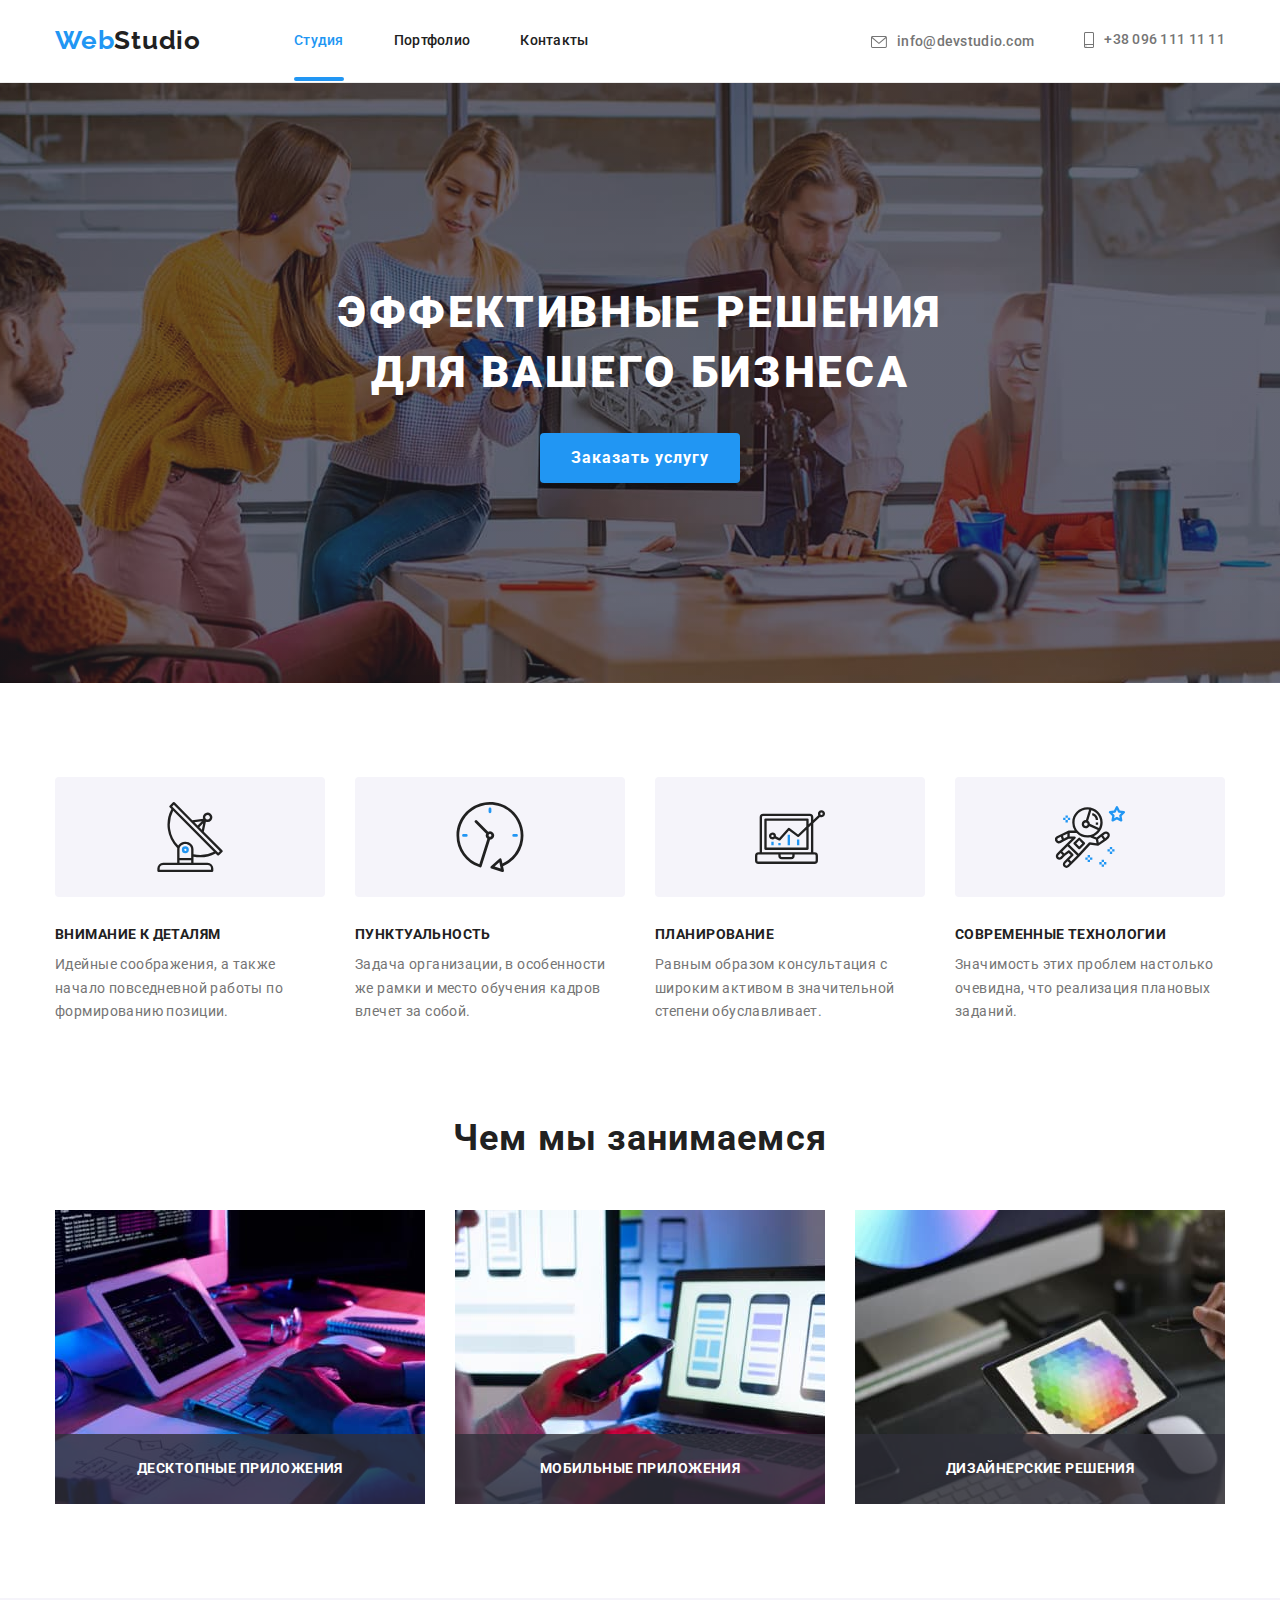
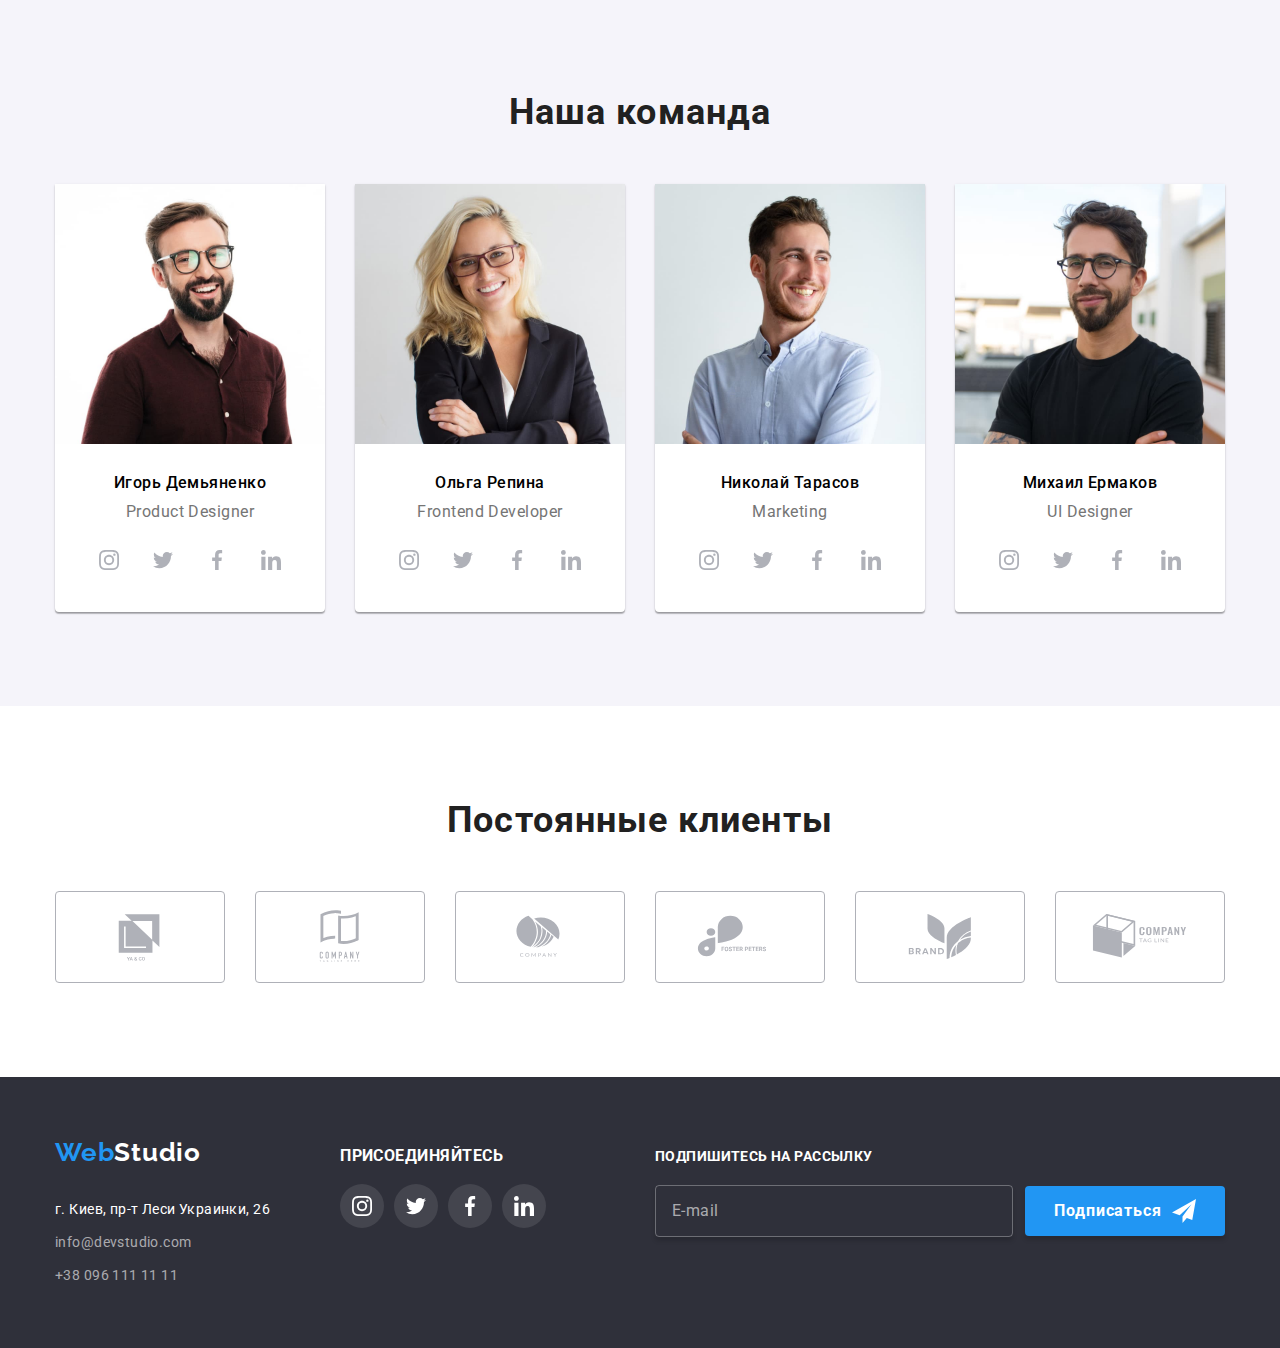
<file: index.html>
<!DOCTYPE html>
<html lang="ru">
  <head>
    <meta charset="UTF-8" />
    <meta http-equiv="X-UA-Compatible" content="IE=edge" />
    <meta name="viewport" content="width=device-width, initial-scale=1.0" />
    <title>WebStudio</title>

    <link rel="preconnect" href="https://fonts.googleapis.com" />
    <link rel="preconnect" href="https://fonts.gstatic.com" crossorigin />
    <link
      href="https://fonts.googleapis.com/css2?family=Raleway:wght@700&family=Roboto:wght@400;500;700;900&display=swap"
      rel="stylesheet"
    />

    <link
      rel="stylesheet"
      href="https://cdnjs.cloudflare.com/ajax/libs/modern-normalize/1.1.0/modern-normalize.min.css"
    />

    <link rel="stylesheet" href="./css/styles.css" />
  </head>

  <body>
    <!-- Секция Верхняя линия -->
    <header>
      <div class="header contаiner">
        <a class="logo" href="./index.html"
          ><span class="logo-web">Web</span>Studio</a
        >

        <nav>
          <ul class="nav-list">
            <li class="nav-item current-page">
              <a class="nav-link" href="./index.html">Студия</a>
            </li>
            <li class="nav-item">
              <a class="nav-link" href="./portfolio.html">Портфолио</a>
            </li>
            <li class="nav-item">
              <a class="nav-link" href="#">Контакты</a>
            </li>
          </ul>
        </nav>

        <ul class="contact-list">
          <li class="contact-item">
            <a href="mailto:info@devstudio.com">
              <svg class="icon envelope">
                <use href="./images/icons.svg#icon-envelope"></use>
              </svg>
              info@devstudio.com
            </a>
          </li>
          <li class="contact-item">
            <a href="tel:+380961111111">
              <svg class="icon smartphone">
                <use href="./images/icons.svg#icon-smartphone"></use>
              </svg>
              +38 096 111 11 11
            </a>
          </li>
        </ul>
      </div>
    </header>
    <main>
      <!-- Секция Шапка -->
      <section class="section hero">
        <div class="contаiner">
          <h1 class="hero-title">
            Эффективные решения<br />для вашего бизнеса
          </h1>
          <button class="bt" type="button" data-modal-open>
            Заказать услугу
          </button>
        </div>
      </section>
      <!-- Секция Особенности -->
      <section class="section feature">
        <div class="contаiner">
          <h2 class="visually-hidden">Особенности</h2>
          <ul class="feature-list">
            <li class="feature-item">
              <div class="item-box">
                <svg class="icon antenna">
                  <use href="./images/icons.svg#icon-antenna"></use>
                </svg>
              </div>
              <h3>Внимание к деталям</h3>
              <p>
                Идейные соображения, а также начало повседневной работы по
                формированию позиции.
              </p>
            </li>
            <li class="feature-item">
              <div class="item-box">
                <svg class="icon clock">
                  <use href="./images/icons.svg#icon-clock"></use>
                </svg>
              </div>
              <h3>Пунктуальность</h3>
              <p>
                Задача организации, в особенности же рамки и место обучения
                кадров влечет за собой.
              </p>
            </li>
            <li class="feature-item">
              <div class="item-box">
                <svg class="icon diagram">
                  <use href="./images/icons.svg#icon-diagram"></use>
                </svg>
              </div>
              <h3>Планирование</h3>
              <p>
                Равным образом консультация с широким активом в значительной
                степени обуславливает.
              </p>
            </li>
            <li class="feature-item">
              <div class="item-box">
                <svg class="icon astronaut">
                  <use href="./images/icons.svg#icon-astronaut"></use>
                </svg>
              </div>
              <h3>Современные технологии</h3>
              <p>
                Значимость этих проблем настолько очевидна, что реализация
                плановых заданий.
              </p>
            </li>
          </ul>
        </div>
      </section>
      <!-- Секция Чем мы занимаемся -->
      <section class="section doing">
        <div class="contаiner">
          <h2 class="titles-sections">Чем мы занимаемся</h2>
          <ul class="doing-list">
            <li class="doing-item">
              <img
                src="./images/html.jpg"
                alt="Верстка сайтов"
                width="370"
                height="294"
              />
              <div class="label">
                <p class="label-text">Десктопные приложения</p>
              </div>
            </li>
            <li class="doing-item">
              <img
                src="./images/adaptive.jpg"
                alt="Адаптивная верстка сайтов"
                width="370"
                height="294"
              />
              <div class="label">
                <p class="label-text">Мобильные приложения</p>
              </div>
            </li>
            <li class="doing-item">
              <img
                src="./images/design.jpg"
                alt="Дизайн сайтов"
                width="370"
                height="294"
              />
              <div class="label">
                <p class="label-text">Дизайнерские решения</p>
              </div>
            </li>
          </ul>
        </div>
      </section>
      <!-- Секция Наша команда -->
      <section class="section team">
        <div class="contаiner">
          <h2 class="titles-sections">Наша команда</h2>
          <ul class="team-list">
            <li class="team-item">
              <img
                class="cardfoto"
                src="./images/igor_dem.jpg"
                alt="Игорь Демьяненко"
                width="270"
                height="260"
              />
              <div class="clarification">
                <h3 class="names">Игорь Демьяненко</h3>
                <p class="profession">Product Designer</p>
                <ul class="social-list">
                  <li class="social-item">
                    <a class="social-link" href="#">
                      <svg class="icon">
                        <use href="./images/icons.svg#icon-instagram"></use>
                      </svg>
                    </a>
                  </li>
                  <li class="social-item">
                    <a class="social-link" href="#">
                      <svg class="icon">
                        <use href="./images/icons.svg#icon-twitter"></use>
                      </svg>
                    </a>
                  </li>
                  <li class="social-item">
                    <a class="social-link" href="#">
                      <svg class="icon">
                        <use href="./images/icons.svg#icon-facebook"></use>
                      </svg>
                    </a>
                  </li>
                  <li class="social-item">
                    <a class="social-link" href="#">
                      <svg class="icon">
                        <use href="./images/icons.svg#icon-linkedin"></use>
                      </svg>
                    </a>
                  </li>
                </ul>
              </div>
            </li>
            <li class="team-item">
              <img
                class="cardfoto"
                src="./images/olga_rep.jpg"
                alt="Ольга Репина"
                width="270"
                height="260"
              />

              <div class="clarification">
                <h3 class="names">Ольга Репина</h3>
                <p class="profession">Frontend Developer</p>
                <ul class="social-list">
                  <li class="social-item">
                    <a class="social-link" href="#">
                      <svg class="icon">
                        <use href="./images/icons.svg#icon-instagram"></use>
                      </svg>
                    </a>
                  </li>
                  <li class="social-item">
                    <a class="social-link" href="#">
                      <svg class="icon">
                        <use href="./images/icons.svg#icon-twitter"></use>
                      </svg>
                    </a>
                  </li>
                  <li class="social-item">
                    <a class="social-link" href="#">
                      <svg class="icon">
                        <use href="./images/icons.svg#icon-facebook"></use>
                      </svg>
                    </a>
                  </li>
                  <li class="social-item">
                    <a class="social-link" href="#">
                      <svg class="icon">
                        <use href="./images/icons.svg#icon-linkedin"></use>
                      </svg>
                    </a>
                  </li>
                </ul>
              </div>
            </li>
            <li class="team-item">
              <img
                class="cardfoto"
                src="./images/nikolai_tar.jpg"
                alt="Николай Тарасов"
                width="270"
                height="260"
              />
              <div class="clarification">
                <h3 class="names">Николай Тарасов</h3>
                <p class="profession">Marketing</p>
                <ul class="social-list">
                  <li class="social-item">
                    <a class="social-link" href="#">
                      <svg class="icon">
                        <use href="./images/icons.svg#icon-instagram"></use>
                      </svg>
                    </a>
                  </li>
                  <li class="social-item">
                    <a class="social-link" href="#">
                      <svg class="icon">
                        <use href="./images/icons.svg#icon-twitter"></use>
                      </svg>
                    </a>
                  </li>
                  <li class="social-item">
                    <a class="social-link" href="#">
                      <svg class="icon">
                        <use href="./images/icons.svg#icon-facebook"></use>
                      </svg>
                    </a>
                  </li>
                  <li class="social-item">
                    <a class="social-link" href="#">
                      <svg class="icon">
                        <use href="./images/icons.svg#icon-linkedin"></use>
                      </svg>
                    </a>
                  </li>
                </ul>
              </div>
            </li>
            <li class="team-item">
              <img
                class="cardfoto"
                src="./images/mihail_erm.jpg"
                alt="Михаил Ермаков"
                width="270"
                height="260"
              />
              <div class="clarification">
                <h3 class="names">Михаил Ермаков</h3>
                <p class="profession">UI Designer</p>
                <ul class="social-list">
                  <li class="social-item">
                    <a class="social-link" href="#">
                      <svg class="icon">
                        <use href="./images/icons.svg#icon-instagram"></use>
                      </svg>
                    </a>
                  </li>
                  <li class="social-item">
                    <a class="social-link" href="#">
                      <svg class="icon">
                        <use href="./images/icons.svg#icon-twitter"></use>
                      </svg>
                    </a>
                  </li>
                  <li class="social-item">
                    <a class="social-link" href="#">
                      <svg class="icon">
                        <use href="./images/icons.svg#icon-facebook"></use>
                      </svg>
                    </a>
                  </li>
                  <li class="social-item">
                    <a class="social-link" href="#">
                      <svg class="icon">
                        <use href="./images/icons.svg#icon-linkedin"></use>
                      </svg>
                    </a>
                  </li>
                </ul>
              </div>
            </li>
          </ul>
        </div>
      </section>
      <!-- Секция Наши партнеры -->
      <section class="section partners">
        <div class="contаiner">
          <h2 class="titles-sections">Постоянные клиенты</h2>
          <ul class="partners-list">
            <li class="partners-item">
              <a class="partners-link" href="#">
                <svg class="icon">
                  <use href="./images/icons.svg#icon-logo"></use>
                </svg>
              </a>
            </li>
            <li class="partners-item">
              <a class="partners-link" href="#">
                <svg class="icon">
                  <use href="./images/icons.svg#icon-logo2"></use>
                </svg>
              </a>
            </li>
            <li class="partners-item">
              <a class="partners-link" href="#">
                <svg class="icon">
                  <use href="./images/icons.svg#icon-logo3"></use>
                </svg>
              </a>
            </li>
            <li class="partners-item">
              <a class="partners-link" href="#">
                <svg class="icon">
                  <use href="./images/icons.svg#icon-logo4"></use>
                </svg>
              </a>
            </li>
            <li class="partners-item">
              <a class="partners-link" href="#">
                <svg class="icon">
                  <use href="./images/icons.svg#icon-logo5"></use>
                </svg>
              </a>
            </li>
            <li class="partners-item">
              <a class="partners-link" href="#">
                <svg class="icon">
                  <use href="./images/icons.svg#icon-logo6"></use>
                </svg>
              </a>
            </li>
          </ul>
        </div>
      </section>
    </main>
    <!-- Секция Подвал -->
    <footer class="footer">
      <div class="contаiner">
        <div class="logo-n-address">
          <a class="footer-logo" href="./index.html">
            <span class="logo-web">Web</span>Studio
          </a>
          <address>
            <ul class="address-list">
              <li class="address-item">
                <a
                  class="location"
                  href="https://goo.gl/maps/VrpaVgQh39W8fAb86"
                  target="_blank"
                  rel="noopener noreferrer"
                  >г. Киев, пр-т Леси Украинки, 26
                </a>
              </li>
              <li class="address-item">
                <a class="mail" href="mailto:info@devstudio.com"
                  >info@devstudio.com</a
                >
              </li>
              <li class="address-item">
                <a class="mail" href="tel:+380961111111">+38 096 111 11 11</a>
              </li>
            </ul>
          </address>
        </div>
        <div class="join-box">
          <p class="join-text">присоединяйтесь</p>
          <ul class="social-list">
            <li class="social-item">
              <a class="social-link" href="#">
                <svg class="icon">
                  <use href="./images/icons.svg#icon-instagram"></use>
                </svg>
              </a>
            </li>
            <li class="social-item">
              <a class="social-link" href="#">
                <svg class="icon">
                  <use href="./images/icons.svg#icon-twitter"></use>
                </svg>
              </a>
            </li>
            <li class="social-item">
              <a class="social-link" href="#">
                <svg class="icon">
                  <use href="./images/icons.svg#icon-facebook"></use>
                </svg>
              </a>
            </li>
            <li class="social-item">
              <a class="social-link" href="#">
                <svg class="icon">
                  <use href="./images/icons.svg#icon-linkedin"></use>
                </svg>
              </a>
            </li>
          </ul>
        </div>
        <div class="follow-us">
          <p class="follow-us-text">Подпишитесь на рассылку</p>
          <form class="follow-us-form">
            <input
              class="input"
              name="email-follow-us"
              type="email"
              placeholder="E-mail"
            />
            <button class="bt" type="submit">
              Подписаться
              <svg class="icon">
                <use href="./images/icons.svg#icon-send"></use>
              </svg>
            </button>
          </form>
        </div>
      </div>
    </footer>

    <!-- Модальное окно -->

    <div class="backdrop is-hidden" data-modal>
      <div class="modal">
        <button type="button" class="modal-bt-close" data-modal-close>
          <svg class="icon">
            <use href="./images/icons.svg#icon-close"></use>
          </svg>
        </button>
        <p class="modal-text">Оставьте свои данные, мы вам перезвоним</p>
        <form class="modal-form">
          <label class="modal-label" for="name">Имя</label>
          <div class="box-input">
            <input
              class="modal-input"
              type="text"
              name="name"
              id="name"
              autofocus
            />
            <svg class="icon">
              <use href="./images/icons.svg#icon-person-black"></use>
            </svg>
          </div>

          <label class="modal-label" for="tel">Телефон</label>
          <div class="box-input">
            <input
              class="modal-input"
              type="tel"
              name="phone-number"
              id="tel"
            />
            <svg class="icon">
              <use href="./images/icons.svg#icon-phone-black"></use>
            </svg>
          </div>
          <label class="modal-label" for="mail">Почта</label>
          <div class="box-input">
            <input class="modal-input" type="email" name="email" id="mail" />
            <svg class="icon">
              <use href="./images/icons.svg#icon-email-black"></use>
            </svg>
          </div>

          <label class="modal-label" for="comments">Комментарий</label>
          <textarea
            class="comment"
            name="comments"
            id="comments"
            placeholder="Введите текст"
          ></textarea>

          <input
            class="checkbox"
            type="checkbox"
            name="conditions"
            id="conditions"
          />
          <label class="conditions" for="conditions">
            Соглашаюсь с рассылкой и принимаю
            <a href="#"> Условия договора</a>
          </label>
          <button class="bt" type="submit">Отправить</button>
        </form>
      </div>
    </div>

    <script src="./js/modal.js"></script>
  </body>
</html>
</file>
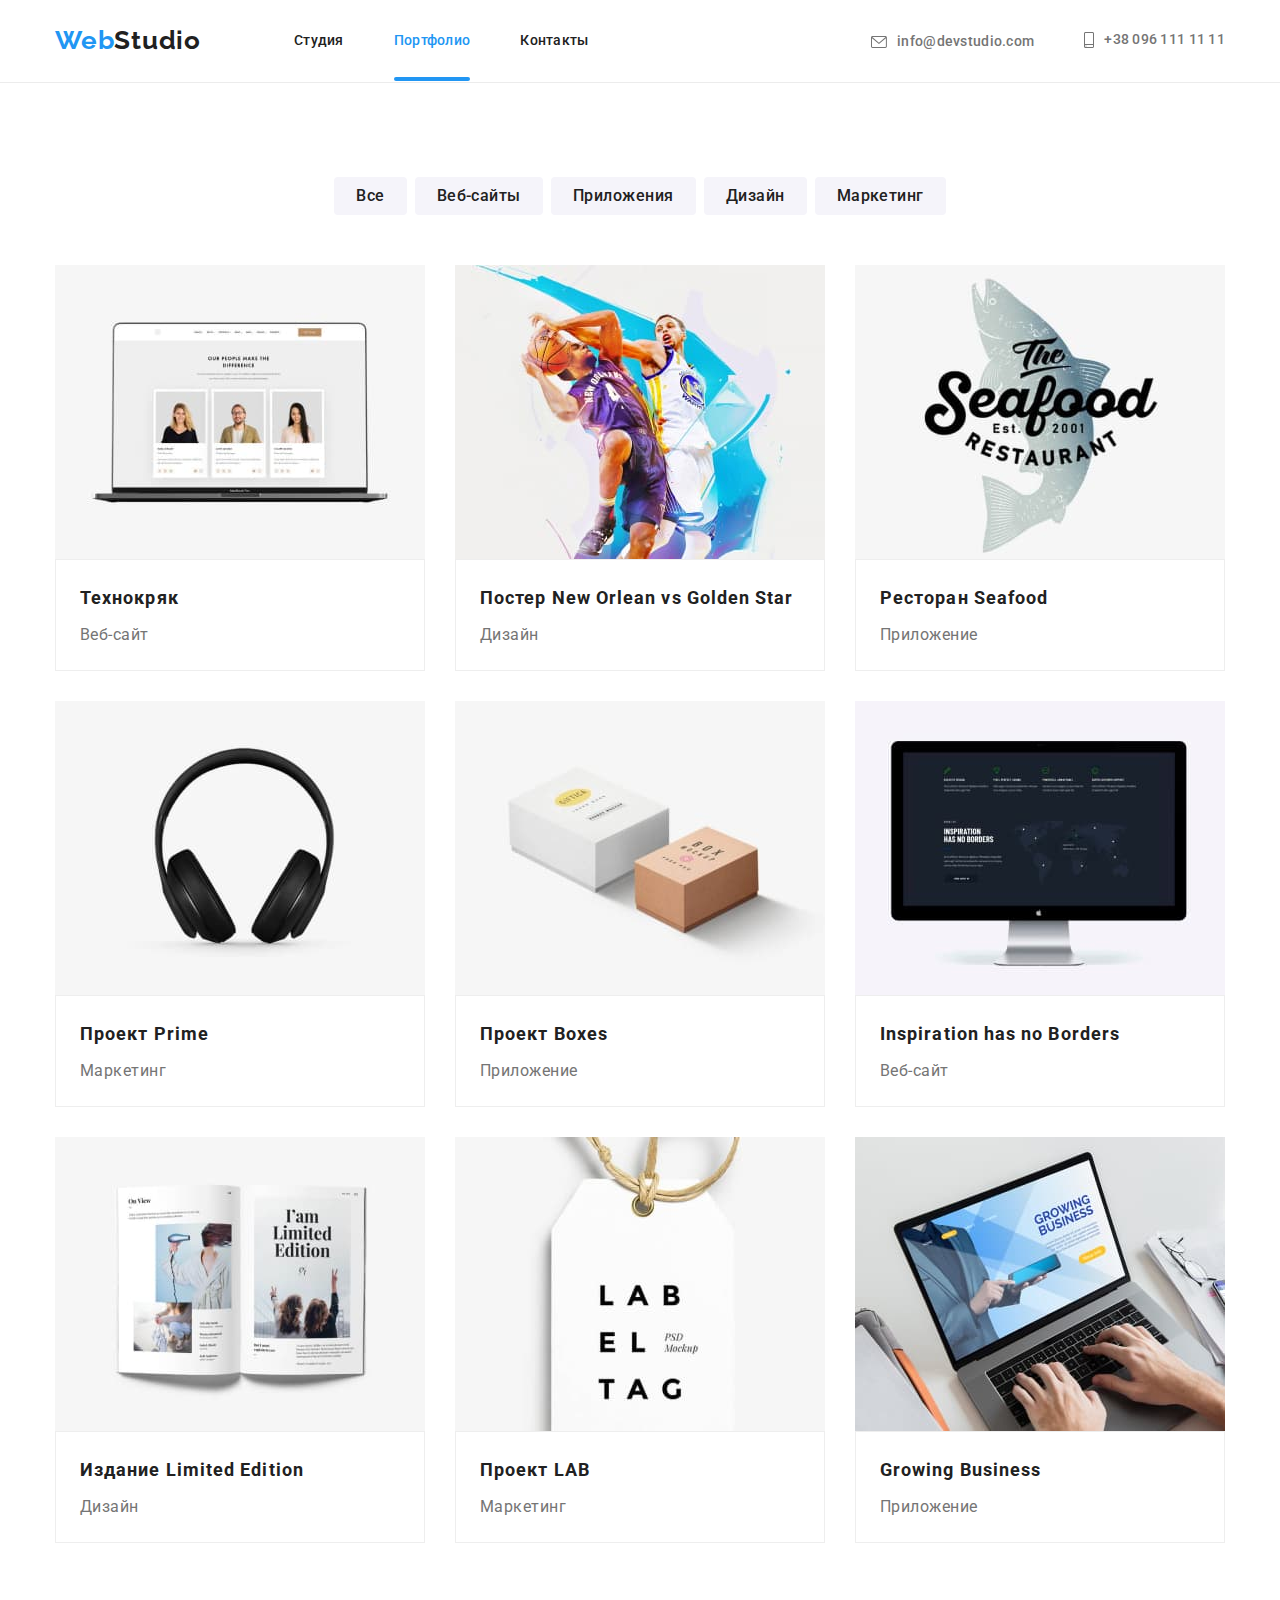
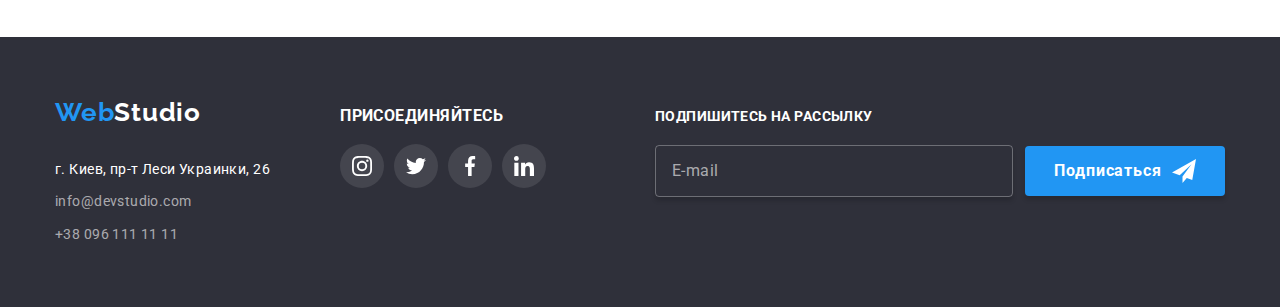
<file: portfolio.html>
<!DOCTYPE html>
<html lang="ru">
  <head>
    <meta charset="UTF-8" />
    <meta http-equiv="X-UA-Compatible" content="IE=edge" />
    <meta name="viewport" content="width=device-width, initial-scale=1.0" />
    <title>WebStudio</title>

    <link rel="preconnect" href="https://fonts.googleapis.com" />
    <link rel="preconnect" href="https://fonts.gstatic.com" crossorigin />
    <link
      href="https://fonts.googleapis.com/css2?family=Raleway:wght@700&family=Roboto:wght@400;500;700;900&display=swap"
      rel="stylesheet"
    />

    <link
      rel="stylesheet"
      href="https://cdnjs.cloudflare.com/ajax/libs/modern-normalize/1.1.0/modern-normalize.min.css"
    />

    <link rel="stylesheet" href="./css/styles.css" />
  </head>

  <body>
    <!-- Секция Верхняя линия -->
    <header>
      <div class="header contаiner">
        <a class="logo" href="./index.html"
          ><span class="logo-web">Web</span>Studio</a
        >

        <nav>
          <ul class="nav-list">
            <li class="nav-item">
              <a class="nav-link" href="./index.html">Студия</a>
            </li>
            <li class="nav-item current-page">
              <a class="nav-link" href="./portfolio.html">Портфолио</a>
            </li>
            <li class="nav-item">
              <a class="nav-link" href="#">Контакты</a>
            </li>
          </ul>
        </nav>

        <ul class="contact-list">
          <li class="contact-item">
            <a href="mailto:info@devstudio.com">
              <svg class="icon envelope">
                <use href="./images/icons.svg#icon-envelope"></use>
              </svg>
              info@devstudio.com
            </a>
          </li>
          <li class="contact-item">
            <a href="tel:+380961111111">
              <svg class="icon smartphone">
                <use href="./images/icons.svg#icon-smartphone"></use>
              </svg>
              +38 096 111 11 11
            </a>
          </li>
        </ul>
      </div>
    </header>
    <main>
      <!-- Секция Портфолио -->
      <section class="section portfolio">
        <div class="contаiner">
          <h1 class="visually-hidden">Портфолио</h1>
          <!-- Блок Фильтры -->
          <ul class="filters-list">
            <li class="filters-item">
              <button type="button">Все</button>
            </li>
            <li class="filters-item">
              <button type="button">Веб-сайты</button>
            </li>
            <li class="filters-item">
              <button type="button">Приложения</button>
            </li>
            <li class="filters-item">
              <button type="button">Дизайн</button>
            </li>
            <li class="filters-item">
              <button type="button">Маркетинг</button>
            </li>
          </ul>
          <!-- Блок Работы -->
          <ul class="works-list">
            <li class="works-item">
              <a class="works-link" href="#">
                <div class="viewbox">
                  <img
                    src="./images/portfolio/technokryak.jpg"
                    alt="веб-сайт Технокряк"
                    width="370"
                    height="294"
                  />
                  <p class="overlay">
                    Технокряк это современная площадка распространения
                    коронавируса. Компании используют эту платформу для
                    цифрового шпионажа и атак на защищённые сервера конкурентов.
                  </p>
                </div>
                <div class="specification">
                  <h2 class="name-product">Технокряк</h2>
                  <p class="type-product">Веб-сайт</p>
                </div>
              </a>
            </li>
            <li class="works-item">
              <a class="works-link" href="#">
                <div class="viewbox">
                  <img
                    src="./images/portfolio/no_vs_gs.jpg"
                    alt="дизайн постера New Orlean vs Golden Star"
                    width="370"
                    height="294"
                  />
                  <p class="overlay">
                    Постер New Orlean vs Golden Star Lorem ipsum dolor, sit amet
                    consectetur adipisicing elit. Velit, minima?
                  </p>
                </div>
                <div class="specification">
                  <h2 class="name-product">Постер New Orlean vs Golden Star</h2>
                  <p class="type-product">Дизайн</p>
                </div>
              </a>
            </li>
            <li class="works-item">
              <a class="works-link" href="#">
                <div class="viewbox">
                  <img
                    src="./images/portfolio/restaurant_seafood.jpg"
                    alt="приложение ресторана Seafood"
                    width="370"
                    height="294"
                  />
                  <p class="overlay">
                    Ресторан Seafood Lorem ipsum dolor sit amet consectetur
                    adipisicing elit. Impedit blanditiis quo itaque at possimus
                    temporibus!
                  </p>
                </div>
                <div class="specification">
                  <h2 class="name-product">Ресторан Seafood</h2>
                  <p class="type-product">Приложение</p>
                </div>
              </a>
            </li>
            <li class="works-item">
              <a class="works-link" href="#">
                <div class="viewbox">
                  <img
                    src="./images/portfolio/project_prime.jpg"
                    alt="маркетинговый проект Prime"
                    width="370"
                    height="294"
                  />
                  <p class="overlay">
                    Проект Prime Lorem ipsum dolor sit amet consectetur
                    adipisicing elit. Quos amet eaque commodi repudiandae ex
                    iste nostrum.
                  </p>
                </div>
                <div class="specification">
                  <h2 class="name-product">Проект Prime</h2>
                  <p class="type-product">Маркетинг</p>
                </div>
              </a>
            </li>
            <li class="works-item">
              <a class="works-link" href="#">
                <div class="viewbox">
                  <img
                    src="./images/portfolio/project_boxes.jpg"
                    alt="приложение проекта Boxes"
                    width="370"
                    height="294"
                  />
                  <p class="overlay">
                    Проект Boxes Lorem ipsum dolor sit amet consectetur,
                    adipisicing elit. Aliquam provident itaque est saepe placeat
                    a officiis iusto. Corporis quod, aspernatur corrupti non
                    voluptas impedit!
                  </p>
                </div>
                <div class="specification">
                  <h2 class="name-product">Проект Boxes</h2>
                  <p class="type-product">Приложение</p>
                </div>
              </a>
            </li>
            <li class="works-item">
              <a class="works-link" href="#">
                <div class="viewbox">
                  <img
                    src="./images/portfolio/inspiration_has_no_borders.jpg"
                    alt="веб-сайт Inspiration has no Borders"
                    width="370"
                    height="294"
                  />
                  <p class="overlay">
                    Inspiration has no Borders Lorem ipsum dolor, sit amet
                    consectetur adipisicing elit. Nam atque omnis aperiam
                    molestiae dicta sint, numquam qui cumque porro odit
                    provident perspiciatis illo! Corrupti pariatur, labore illum
                    ipsum magnam dicta ea? Atque?
                  </p>
                </div>
                <div class="specification">
                  <h2 class="name-product">Inspiration has no Borders</h2>
                  <p class="type-product">Веб-сайт</p>
                </div>
              </a>
            </li>
            <li class="works-item">
              <a class="works-link" href="#">
                <div class="viewbox">
                  <img
                    src="./images/portfolio/limited_edition.jpg"
                    alt="дизайн Издания Limited Edition"
                    width="370"
                    height="294"
                  />
                  <p class="overlay">
                    Издание Limited Edition Lorem ipsum dolor sit amet
                    consectetur adipisicing elit. Harum officia doloribus
                    expedita necessitatibus atque cupiditate, neque natus
                    commodi! Corrupti.
                  </p>
                </div>
                <div class="specification">
                  <h2 class="name-product">Издание Limited Edition</h2>
                  <p class="type-product">Дизайн</p>
                </div>
              </a>
            </li>
            <li class="works-item">
              <a class="works-link" href="#">
                <div class="viewbox">
                  <img
                    src="./images/portfolio/project_lab.jpg"
                    alt="маркетинг Проекта LAB"
                    width="370"
                    height="294"
                  />
                  <p class="overlay">
                    Проект LAB Lorem ipsum dolor, sit amet consectetur
                    adipisicing elit. Eveniet iure quaerat omnis quasi rem hic
                    corporis voluptatibus libero, distinctio error!
                  </p>
                </div>
                <div class="specification">
                  <h2 class="name-product">Проект LAB</h2>
                  <p class="type-product">Маркетинг</p>
                </div>
              </a>
            </li>
            <li class="works-item">
              <a class="works-link" href="#">
                <div class="viewbox">
                  <img
                    src="./images/portfolio/growing_business.jpg"
                    alt="приложение Growing Business"
                    width="370"
                    height="294"
                  />
                  <p class="overlay">
                    Growing Business Lorem ipsum dolor sit amet consectetur
                    adipisicing elit. Ratione consectetur reiciendis laborum
                    totam?
                  </p>
                </div>
                <div class="specification">
                  <h2 class="name-product">Growing Business</h2>
                  <p class="type-product">Приложение</p>
                </div>
              </a>
            </li>
          </ul>
        </div>
      </section>
    </main>
    <!-- Секция Подвал -->
    <footer class="footer">
      <div class="contаiner">
        <div class="logo-n-address">
          <a class="footer-logo" href="./index.html">
            <span class="logo-web">Web</span>Studio
          </a>
          <address>
            <ul class="address-list">
              <li class="address-item">
                <a
                  class="location"
                  href="https://goo.gl/maps/VrpaVgQh39W8fAb86"
                  target="_blank"
                  rel="noopener noreferrer"
                  >г. Киев, пр-т Леси Украинки, 26
                </a>
              </li>
              <li class="address-item">
                <a class="mail" href="mailto:info@devstudio.com"
                  >info@devstudio.com</a
                >
              </li>
              <li class="address-item">
                <a class="mail" href="tel:+380961111111">+38 096 111 11 11</a>
              </li>
            </ul>
          </address>
        </div>
        <div class="join-box">
          <p class="join-text">присоединяйтесь</p>
          <ul class="social-list">
            <li class="social-item">
              <a class="social-link" href="#">
                <svg class="icon">
                  <use href="./images/icons.svg#icon-instagram"></use>
                </svg>
              </a>
            </li>
            <li class="social-item">
              <a class="social-link" href="#">
                <svg class="icon">
                  <use href="./images/icons.svg#icon-twitter"></use>
                </svg>
              </a>
            </li>
            <li class="social-item">
              <a class="social-link" href="#">
                <svg class="icon">
                  <use href="./images/icons.svg#icon-facebook"></use>
                </svg>
              </a>
            </li>
            <li class="social-item">
              <a class="social-link" href="#">
                <svg class="icon">
                  <use href="./images/icons.svg#icon-linkedin"></use>
                </svg>
              </a>
            </li>
          </ul>
        </div>
        <div class="follow-us">
          <p class="follow-us-text">Подпишитесь на рассылку</p>
          <form class="follow-us-form">
            <input
              class="input"
              name="email-follow-us"
              type="email"
              placeholder="E-mail"
            />
            <button class="bt" type="submit">
              Подписаться
              <svg class="icon">
                <use href="./images/icons.svg#icon-send"></use>
              </svg>
            </button>
          </form>
        </div>
      </div>
    </footer>
  </body>
</html>
</file>
<file: css/styles.css>
:root {
  --main-text-color: rgba(33, 33, 33, 1);
  --secondary-text-color: rgba(117, 117, 117, 1);
  --third-text-color: rgba(255, 255, 255, 0.6);
  --highlighting-color: rgba(33, 150, 243, 1);
  --main-color: rgba(255, 255, 255, 1);
  --secondary-background-color: rgba(47, 48, 58, 1);
  --third-background-color: rgba(245, 244, 250, 1);
  --bt-hover: rgba(24, 140, 232, 1);
  --header-border: 1px solid rgba(236, 236, 236, 1);
  --box-shadow-fotocard: 0px 1px 3px rgba(0, 0, 0, 0.12),
    0px 1px 1px rgba(0, 0, 0, 0.14), 0px 2px 1px rgba(0, 0, 0, 0.2);
  --shadow-bt-hero: 0px 4px 4px rgba(0, 0, 0, 0.15);
  --shadow-bt-filter: 0px 3px 1px rgba(0, 0, 0, 0.1),
    0px 1px 2px rgba(0, 0, 0, 0.08), 0px 2px 2px rgba(0, 0, 0, 0.12);
  --works-border: 1px solid #eeeeee;
  --works-item-gap: 30px;
  --hero-linear-gradient: to right, rgba(47, 48, 58, 0.4), rgba(47, 48, 58, 0.4);
  --icon-color: rgba(175, 177, 184, 1);
  --footer-social-link-bg: rgba(255, 255, 255, 0.1);
  --animation-timing-function: cubic-bezier (0.4, 0, 0.2, 1);
  --backdrop: rgba(0, 0, 0, 0.2);
  --border-modal-bt-close: rgba(0, 0, 0, 0.1);
  --cross-color: rgba(0, 0, 0, 1);
  --modal-shadow: 0px 2px 1px 0px rgba(0, 0, 0, 0.2),
    0px 1px 1px 0px rgba(0, 0, 0, 0.14), 0px 1px 3px 0px rgba(0, 0, 0, 0.12);
  --bg-label: rgba(47, 48, 58, 0.8);
  --bg-overlay: rgba(33, 150, 243, 0.9);
  --shadow-works-link: 1px 4px 6px 0px rgba(0, 0, 0, 0.16),
    0px 4px 4px 0px rgba(0, 0, 0, 0.06), 0px 1px 1px 0px rgba(0, 0, 0, 0.12);
  --shadow-form: 0px 4px 4px 0px rgba(0, 0, 0, 0.15);
  --bg-input-follow-us: rgba(33, 150, 243, 0);
  --border-input-follow-us: 1px solid rgba(255, 255, 255, 0.3);
  --textarea-text-color: rgba(117, 117, 117, 0.5);
  --link-conditions: rgb(33, 150, 243);
}

a {
  text-decoration: none;
}

ul,
h1,
h2,
h3,
p {
  list-style: none;
  margin: 0;
  padding: 0;
  margin-block: 0;
}

img {
  display: block;
  width: 100%;
  height: auto;
}

body {
  background-color: var(--main-color);
  font-family: 'Roboto', sans-serif;
  font-style: normal;
}

.visually-hidden {
  position: absolute;
  width: 1px;
  height: 1px;
  margin: -1px;
  border: 0;
  padding: 0;

  white-space: nowrap;
  clip-path: inset(100%);
  clip: rect(0 0 0 0);
  overflow: hidden;
}

/* Общий стиль */
.contаiner {
  width: 1200px;
  padding-left: 15px;
  padding-right: 15px;
  margin-left: auto;
  margin-right: auto;
}

.section {
  padding-top: 94px;
  padding-bottom: 94px;
}

/* Верхняя линия */
header a {
  display: flex;
  align-items: center;
  padding-top: 32px;
  padding-bottom: 32px;
}

header {
  border-bottom: var(--header-border);
}

.contаiner.header {
  display: flex;
  flex-direction: row;
  align-items: center;
}

/* блок Логотип */
.logo {
  font-family: 'Raleway', sans-serif;
  font-weight: 700;
  font-size: 26px;
  line-height: 1.19;
  letter-spacing: 0.03em;
  color: var(--main-text-color);

  margin-right: 93px;
  padding-top: 24px;
  padding-bottom: 25px;
}

.logo-web {
  color: var(--highlighting-color);
}

/* блок Навигация */
.nav-list {
  display: flex;
  flex-direction: row;
}

.nav-list .nav-item:not(:last-child) {
  margin-right: 50px;
}

.nav-item .nav-link {
  font-weight: 500;
  font-size: 14px;
  line-height: 1.14;
  letter-spacing: 0.02em;
  color: var(--main-text-color);

  transition-property: color;
  transition-duration: 250ms;
  transition-timing-function: var(--animation-timing-function);
}

.nav-item .nav-link:hover,
.nav-item .nav-link:focus {
  color: var(--highlighting-color);
  position: relative;
}

.current-page .nav-link {
  color: var(--highlighting-color);
  position: relative;
}

.current-page .nav-link::after {
  content: '';
  display: block;
  width: 100%;
  height: 4px;
  background-color: var(--highlighting-color);
  border-radius: 2px;
  position: absolute;
  bottom: 0;
  left: 0;
}

/* блок Контакты */
.contact-list {
  display: flex;
  flex-direction: row;
  align-items: baseline;
  margin-left: auto;
}

.contact-list .contact-item:not(:last-child) {
  margin-right: 50px;
}

.contact-item a {
  font-weight: 500;
  font-size: 14px;
  line-height: 1.14;
  letter-spacing: 0.02em;
  color: var(--secondary-text-color);

  transition-property: color;
  transition-duration: 250ms;
  transition-timing-function: var(--animation-timing-function);
}

.contact-item a:hover,
.contact-item a:focus,
.contact-item a:hover .icon,
.contact-item a:focus .icon {
  color: var(--highlighting-color);
  fill: var(--highlighting-color);
}

.icon {
  fill: var(--secondary-text-color);
  transition-property: fill;
  transition-duration: 250ms;
  transition-timing-function: var(--animation-timing-function);
}

.envelope {
  width: 16px;
  height: 12px;
}

.smartphone {
  width: 10px;
  height: 16px;
}

.smartphone,
.envelope {
  margin-right: 10px;
}

/* Основная страница */
/* Шапка */
.section.hero {
  display: block;
  padding-top: 200px;
  padding-bottom: 200px;
  text-align: center;
  max-width: 1600px;
  margin-left: auto;
  margin-right: auto;

  background-color: var(--secondary-background-color);
  background-image: linear-gradient(var(--hero-linear-gradient)),
    url('../images/hero_img.jpg');
  background-repeat: no-repeat;
  background-position: center;
}

.hero-title {
  color: var(--main-color);
  font-weight: 900;
  font-size: 44px;
  line-height: 1.36;
  text-align: center;
  letter-spacing: 0.06em;
  text-transform: uppercase;

  margin-bottom: 30px;
}

.bt {
  background-color: var(--highlighting-color);
  font-weight: 700;
  font-size: 16px;
  line-height: 1.87;
  letter-spacing: 0.06em;
  text-align: center;
  color: var(--main-color);
  box-shadow: var(--shadow-bt-hero);
  border-radius: 4px;
  border: none;
  padding: 0;

  transition-property: background-color;
  transition-duration: 250ms;
  transition-timing-function: var(--animation-timing-function);
}

.hero .bt {
  width: 200px;
  height: 50px;
}

.bt:hover,
.bt:focus {
  cursor: pointer;
  background-color: var(--bt-hover);
}

/* Модальное окно */
.backdrop {
  position: fixed;
  top: 0;
  left: 0;
  width: 100%;
  height: 100%;
  background-color: var(--backdrop);

  transition-property: opacity, visibility;
  transition-duration: 1000ms;
  transition-timing-function: cubic-bezier(0.215, 0.61, 0.355, 1);
}

.is-hidden {
  visibility: hidden;
  opacity: 0;
  pointer-events: unset;
}

.modal {
  position: absolute;
  top: 50%;
  left: 50%;
  transform: translate(-50%, -50%);
  min-width: 528px;
  min-height: 581px;
  padding: 40px;

  background-color: var(--main-color);
  box-shadow: var(--modal-shadow);
}

.modal-bt-close {
  position: absolute;
  right: 8px;
  top: 8px;

  display: flex;
  align-items: center;
  justify-content: center;

  width: 30px;
  height: 30px;
  border-radius: 50%;
  border: 1px solid var(--border-modal-bt-close);
  cursor: pointer;

  background-color: var(--main-color);
}

.is-hidden {
  visibility: hidden;
  opacity: 0;
  pointer-events: unset;
}

.modal-bt-close .icon {
  width: 18px;
  height: 18px;
  fill: var(--cross-color);
}

.modal-bt-close:focus .icon,
.modal-bt-close:hover .icon {
  fill: var(--highlighting-color);
}

.modal-text {
  font-size: 20px;
  font-weight: 700;
  line-height: 1.15;
  letter-spacing: 0.03em;
  text-align: center;
  color: var(--main-text-color);
  margin-bottom: 12px;
}

.modal-form {
  display: flex;
  flex-direction: column;
}

.modal-form .bt {
  display: flex;
  align-items: center;
  justify-content: center;
  width: 200px;
  height: 50px;
  align-self: center;
}

.modal-label {
  font-size: 14px;
  font-weight: 400;
  line-height: 1.71;
  letter-spacing: 0.03em;
  color: var(--secondary-text-color);

  margin-bottom: 4px;
}

.modal-input {
  height: 40px;
  width: 100%;

  padding-left: 42px;

  border: 1px solid rgba(33, 33, 33, 0.2);
  border-radius: 4px;
  cursor: pointer;
  z-index: 10;

  transition-property: border-color;
  transition-duration: 250ms;
  transition-timing-function: var(--animation-timing-function);
}

.modal-input:focus,
.comment:focus {
  outline: none;
  border-color: var(--highlighting-color);
}

.modal-input:focus + .icon {
  fill: var(--highlighting-color);
}

.box-input {
  position: relative;
  margin-bottom: 10px;

  display: block;
  cursor: pointer;
}

.box-input .icon {
  position: absolute;
  top: 50%;
  left: 12px;
  transform: translateY(-50%);
  width: 18px;
  height: 18px;
  fill: var(--main-text-color);
}

.comment {
  font-size: 12px;
  font-weight: 400;
  line-height: 1.16;
  letter-spacing: 0.01em;
  color: var(--textarea-text-color);
  padding: 12px 16px;

  border: 1px solid rgba(33, 33, 33, 0.2);
  border-radius: 4px;
  resize: none;
  height: 120px;

  cursor: pointer;

  margin-bottom: 20px;
}

.comment::placeholder {
  font-size: 12px;
  font-weight: 400;
  line-height: 1.16;
  letter-spacing: 0.01em;
  color: var(--textarea-text-color);
}

.conditions {
  display: flex;
  align-items: center;
  justify-content: center;
  font-size: 14px;
  font-weight: 400;
  line-height: 1.71;
  letter-spacing: 0.03em;
  color: var(--secondary-text-color);

  cursor: pointer;

  margin-bottom: 20px;
}

.conditions::before {
  content: '';
  width: 16px;
  height: 15px;
  border: 1px solid rgba(33, 33, 33, 1);
  border-radius: 4px;

  margin-right: 8px;
}

.checkbox:checked + .conditions::before {
  border: none;
  background-image: url(../images/check.svg);
  background-size: contain;
  background-origin: border-box;
  box-sizing: content-box;
}

.conditions a {
  color: var(--link-conditions);
  text-decoration: underline;
}

.checkbox {
  -webkit-appearance: none;
  -moz-appearance: none;
  appearance: none;
}

/* Особенности */
.section.feature {
  padding-bottom: 0;
}

.feature-list {
  display: flex;
}

.feature-item {
  display: block;
  width: 270px;
}

.feature-item:not(:last-child) {
  margin-right: 30px;
}

.item-box {
  display: flex;
  justify-content: center;
  align-items: center;
  height: 120px;

  background-color: var(--third-background-color);
  border-radius: 4px;

  margin-bottom: 30px;
}

.item-box .icon {
  width: 70px;
  height: 70px;
}

.feature-item h3 {
  font-weight: 700;
  font-size: 14px;
  line-height: 1.14;
  letter-spacing: 0.03em;
  text-transform: uppercase;
  color: var(--main-text-color);

  margin-bottom: 10px;
}

.feature-item p {
  font-weight: 400;
  font-size: 14px;
  line-height: 1.71;
  letter-spacing: 0.03em;
  color: var(--secondary-text-color);
}

/* Чем мы занимаемся + Наша команда */
.titles-sections {
  font-weight: 700;
  font-size: 36px;
  line-height: 1.16;
  letter-spacing: 0.03em;
  text-align: center;
  color: var(--main-text-color);

  margin-bottom: 50px;
}

/* Чем мы занимаемся */

.doing-list {
  display: flex;
}

.doing-item {
  position: relative;
}

.label {
  position: absolute;
  left: 0;
  bottom: 0;
  width: 100%;
  height: 70px;

  display: flex;
  align-items: center;
  justify-content: center;

  background-color: var(--bg-label);
}

.label-text {
  font-size: 14px;
  font-weight: 700;
  line-height: 1.14;
  letter-spacing: 0.03em;
  text-align: center;
  text-transform: uppercase;
  color: var(--main-color);
}

.doing-item:not(:last-child) {
  margin-right: 30px;
}

/* Наша команда */
section.team {
  background-color: var(--third-background-color);
}

.team-list {
  display: flex;
}

.team-item {
  width: 270px;
  text-align: center;

  background-color: var(--main-color);

  box-shadow: var(--box-shadow-fotocard);
  border-radius: 0px 0px 4px 4px;
}

.team-item:not(:last-child) {
  margin-right: 30px;
}

.clarification {
  padding-top: 30px;
  padding-bottom: 30px;
}

.team-item .names {
  font-weight: 500;
  font-size: 16px;
  line-height: 1.18;
  letter-spacing: 0.03em;

  margin-bottom: 10px;
}

.team-item .profession {
  font-weight: 400;
  font-size: 16px;
  line-height: 1.18;
  letter-spacing: 0.03em;
  color: var(--secondary-text-color);

  margin-bottom: 16px;
}

.social-list {
  display: flex;
  justify-content: center;
  align-items: center;
}

.social-item:not(:last-child) {
  margin-right: 10px;
}

.social-link {
  display: flex;
  align-items: center;
  justify-content: center;
  width: 44px;
  height: 44px;
  border-radius: 50%;

  transition-property: background-color;
  transition-duration: 250ms;
  transition-timing-function: var(--animation-timing-function);
}

.social-link .icon {
  width: 20px;
  height: 20px;
  fill: var(--icon-color);

  transition-property: fill;
  transition-duration: 250ms;
  transition-timing-function: var(--animation-timing-function);
}

.social-link:hover,
.social-link:focus {
  background-color: var(--highlighting-color);
}

.social-link:hover .icon,
.social-link:focus .icon {
  fill: var(--main-color);
}

/* Постоянные клиенты */
.partners-list {
  display: flex;
}

.partners-item:not(:last-child) {
  margin-right: 30px;
}

.partners-link {
  display: flex;
  align-items: center;
  justify-content: center;

  border: 1px solid var(--icon-color);
  border-radius: 4px;
  width: 170px;
  height: 92px;

  transition-property: border;
  transition-duration: 250ms;
  transition-timing-function: var(--animation-timing-function);
}

.partners-link .icon {
  width: 106px;
  height: 60px;
  fill: var(--icon-color);

  transition-property: fill;
  transition-duration: 250ms;
  transition-timing-function: var(--animation-timing-function);
}

.partners-link:hover,
.partners-link:focus {
  border: 1px solid var(--highlighting-color);
}

.partners-link:hover .icon,
.partners-link:focus .icon {
  fill: var(--highlighting-color);
}

/* страница Портфолио */
/* блок Фильтры */
.filters-list {
  display: flex;
  justify-content: center;
  margin-bottom: 50px;
}

.filters-item:not(:last-child) {
  margin-right: 8px;
}

.filters-item button {
  background-color: var(--third-background-color);
  font-weight: 500;
  font-size: 16px;
  line-height: 1.62;
  text-align: center;
  letter-spacing: 0.03em;
  border-style: unset;
  border-radius: 4px;
  color: var(--main-text-color);

  padding: 6px 22px;

  transition-property: background-color, color, box-shadow;
  transition-duration: 250ms;
  transition-timing-function: var(--animation-timing-function);
}

.filters-item button:hover,
.filters-item button:focus {
  cursor: pointer;
  background-color: var(--highlighting-color);
  color: var(--main-color);
  box-shadow: var(--shadow-bt-filter);
}

/* блок Работы */
.works-list {
  display: flex;
  flex-wrap: wrap;

  margin-right: calc(-1 * var(--works-item-gap));
  margin-bottom: calc(-1 * var(--works-item-gap));
}

.works-item {
  width: 370px;
  flex-basis: calc(100% / 3 - var(--works-item-gap));
  margin-right: var(--works-item-gap);
  margin-bottom: var(--works-item-gap);
}

.works-link {
  display: block;

  transition-property: box-shadow;
  transition-duration: 250ms;
  transition-timing-function: var(--animation-timing-function);
}

.viewbox {
  position: relative;
  overflow: hidden;
}

.overlay {
  position: absolute;
  left: 0;
  bottom: -100%;

  display: block;
  width: 100%;
  height: 100%;

  background-color: var(--bg-overlay);

  font-size: 18px;
  font-weight: 400;
  line-height: 1.55;
  letter-spacing: 0.03em;
  text-align: left;
  color: var(--main-color);
  padding: 63px 24px;

  transition-property: transform;
  transition-duration: 250ms;
  transition-timing-function: var(--animation-timing-function);
}

.works-link:hover,
.works-link:focus {
  box-shadow: var(--shadow-works-link);
}

.works-link:hover .overlay,
.works-link:focus .overlay {
  transform: translateY(-100%);
  opacity: 1;
  visibility: visible;
  pointer-events: visible;
}

.specification {
  padding: 20px 24px;
  border: var(--works-border);
}

.name-product {
  font-weight: 700;
  font-size: 18px;
  line-height: 2;
  letter-spacing: 0.06em;
  color: var(--main-text-color);

  margin-bottom: 4px;
}

.type-product {
  font-weight: 400;
  font-size: 16px;
  line-height: 1.87;
  letter-spacing: 0.03em;
  color: var(--secondary-text-color);
}

/* Подвал */
.footer {
  background-color: var(--secondary-background-color);
}
.footer {
  padding-top: 60px;
  padding-bottom: 60px;
}

.footer .contаiner {
  display: flex;
  align-items: baseline;
}

.logo-n-address {
  display: flex;
  flex-direction: column;
  margin-right: 70px;
}

/* блок Логотип */
.footer-logo {
  font-family: 'Raleway', sans-serif;
  font-weight: 700;
  font-size: 26px;
  line-height: 1.19;
  letter-spacing: 0.03em;
  color: var(--main-color);

  margin-bottom: 30px;
}

/* блок Адрес */
.address-list {
  font-style: normal;
}

.address-item:not(:last-child) {
  margin-bottom: 9px;
}

.address-item a {
  font-weight: 400;
  font-size: 14px;
  line-height: 1.71;
  letter-spacing: 0.03em;
  color: var(--third-text-color);

  transition-property: color;
  transition-duration: 250ms;
  transition-timing-function: var(--animation-timing-function);
}

.address-item a:hover,
.address-item a:focus {
  color: var(--highlighting-color);
}

.address-item .location {
  color: var(--main-color);
}

/* блоки Логотип+Адрес */
.logo-n-address {
  margin-right: 70px;
}

/* блок Присоединяйтесь */
.join-text {
  font-weight: 700;
  font-size: 16px;
  line-height: 1;
  letter-spacing: 0.03em;
  text-transform: uppercase;
  color: var(--main-color);

  margin-bottom: 20px;
}

.join-box .social-link .icon {
  fill: var(--main-color);
  transition-property: fill;
  transition-duration: 250ms;
  transition-timing-function: var(--animation-timing-function);
}

.join-box .social-link {
  background-color: var(--footer-social-link-bg);
}

.join-box .social-link:hover,
.join-box .social-link:focus {
  background-color: var(--highlighting-color);
}

.join-box .social-link:hover .icon,
.join-box .social-link:focus .icon {
  fill: var(--main-color);
}

/* блок Подпишитеь на нас */

.follow-us {
  margin-left: auto;
}

.follow-us-text {
  font-size: 14px;
  font-weight: 700;
  line-height: 1.14;
  letter-spacing: 0.03em;
  color: var(--main-color);
  text-transform: uppercase;

  margin-bottom: 20px;
}

.follow-us-form {
  display: flex;
  align-items: center;
}

.follow-us-form .input {
  font-size: 16px;
  font-weight: 400;
  line-height: 1.25;
  letter-spacing: 0.03em;
  color: var(--third-text-color);

  padding-left: 16px;
  padding-top: 15px;
  padding-bottom: 15px;

  background-color: var(--bg-input-follow-us);
  border: 1px solid rgba(255, 255, 255, 0.3);
  border-radius: 4px;
  box-shadow: var(--shadow-form);

  width: 358px;

  margin-right: 12px;
}

.follow-us-form .input::placeholder {
  font-size: 16px;
  font-weight: 400;
  line-height: 1.25;
  letter-spacing: 0.03em;
  color: var(--third-text-color);
}

.follow-us-form .bt {
  display: flex;
  align-items: center;
  justify-content: center;
  width: 200px;
  height: 50px;
  padding: 0px 28px;
  box-shadow: var(--shadow-form);
}

.bt .icon {
  fill: var(--main-color);
  width: 24px;
  height: 24px;
  margin-left: 10px;
}
</file>
